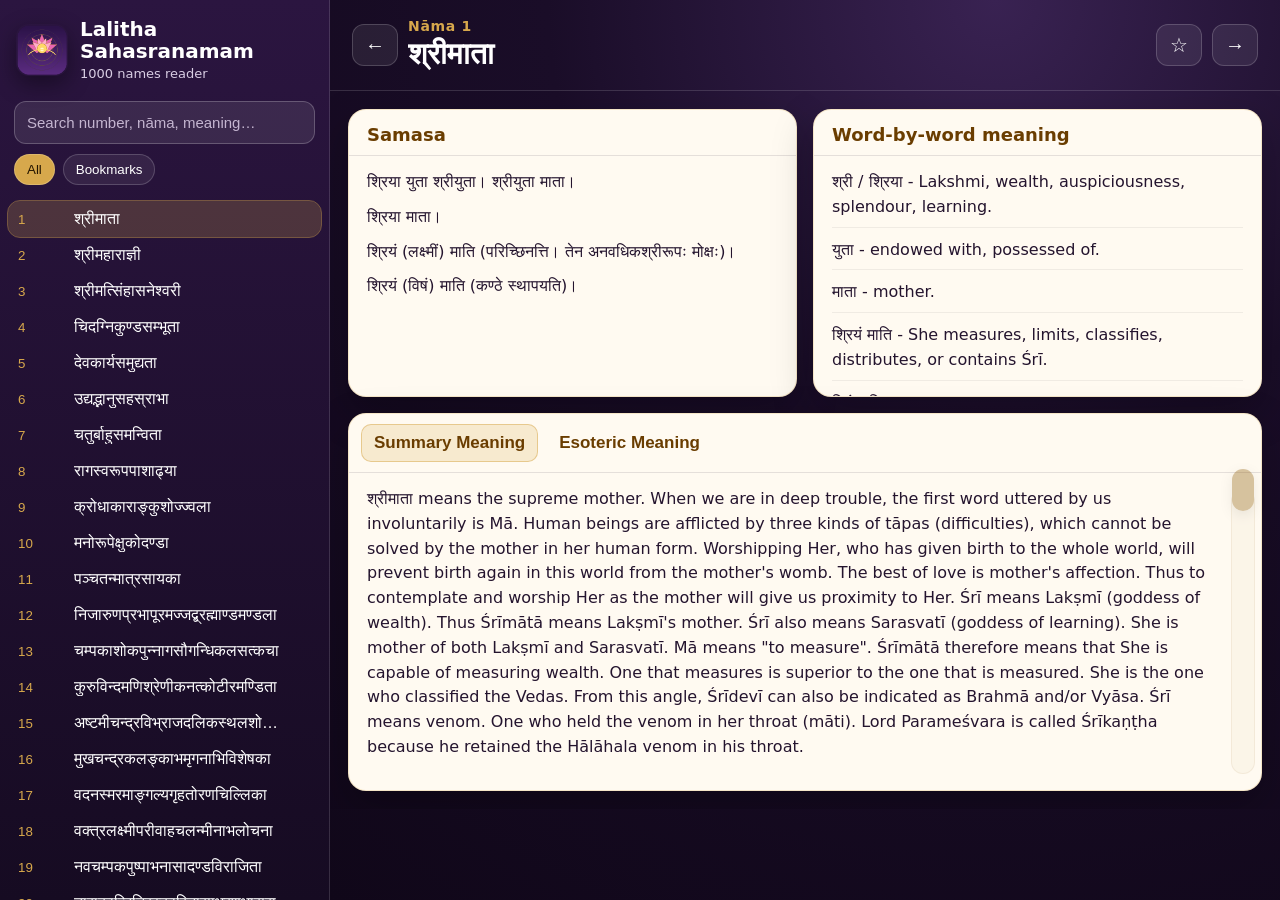
<file: index.html>
<!doctype html><html lang="en"><head><meta charset="utf-8"/><meta name="viewport" content="width=device-width, initial-scale=1, viewport-fit=cover"/><title>Lalitha Sahasranamam</title><meta name="theme-color" content="#3b1a5a"/><meta name="apple-mobile-web-app-capable" content="yes"/><meta name="apple-mobile-web-app-title" content="Lalitha"/><meta name="apple-mobile-web-app-status-bar-style" content="black-translucent"/><link rel="manifest" href="manifest.json"/><link rel="apple-touch-icon" href="icon-180.png"/><link rel="stylesheet" href="styles.css"/></head><body><div class="app-shell"><aside class="sidebar" aria-label="Nāma list"><div class="brand"><img src="icon-192.png" alt=""/><div><h1>Lalitha Sahasranamam</h1><p>1000 names reader</p></div></div><div class="search-wrap"><input id="search" type="search" placeholder="Search number, nāma, meaning…" autocomplete="off"/></div><div class="quick-row"><button id="showAll" class="chip active">All</button><button id="showBookmarks" class="chip">Bookmarks</button></div><nav id="nameList" class="name-list"></nav></aside><main class="reader"><header class="reader-header"><button id="prevBtn" title="Previous">←</button><div class="title-block"><div id="nameNumber" class="name-number">1</div><h2 id="nameTitle">श्रीमाता</h2></div><button id="bookmarkBtn" title="Bookmark">☆</button><button id="nextBtn" title="Next">→</button></header><section class="content-grid"><article class="card scroll-card" id="samasaCard"><h3>Samasa</h3><div id="samasa" class="card-content"></div></article><article class="card scroll-card" id="wordCard"><h3>Word-by-word meaning</h3><div id="wordByWord" class="card-content word-lines"></div></article><article class="card scroll-card summary-card" id="summaryCard"><div class="meaning-tabs" role="tablist" aria-label="Meaning view"><button id="summaryTab" class="meaning-tab active" type="button" role="tab" aria-selected="true">Summary Meaning</button><button id="esotericTab" class="meaning-tab" type="button" role="tab" aria-selected="false">Esoteric Meaning</button></div><div class="summary-scroll-wrap"><div id="summary" class="card-content"></div><div id="summaryScroll" class="summary-scroll-slider" role="slider" tabindex="0" aria-label="Scroll Meaning" aria-valuemin="0" aria-valuemax="1" aria-valuenow="0"><span id="summaryScrollThumb" class="summary-scroll-thumb"></span></div></div></article></section></main></div><script src="data.js"></script><script src="app.js"></script><script src="pwa.js"></script></body></html>
</file>
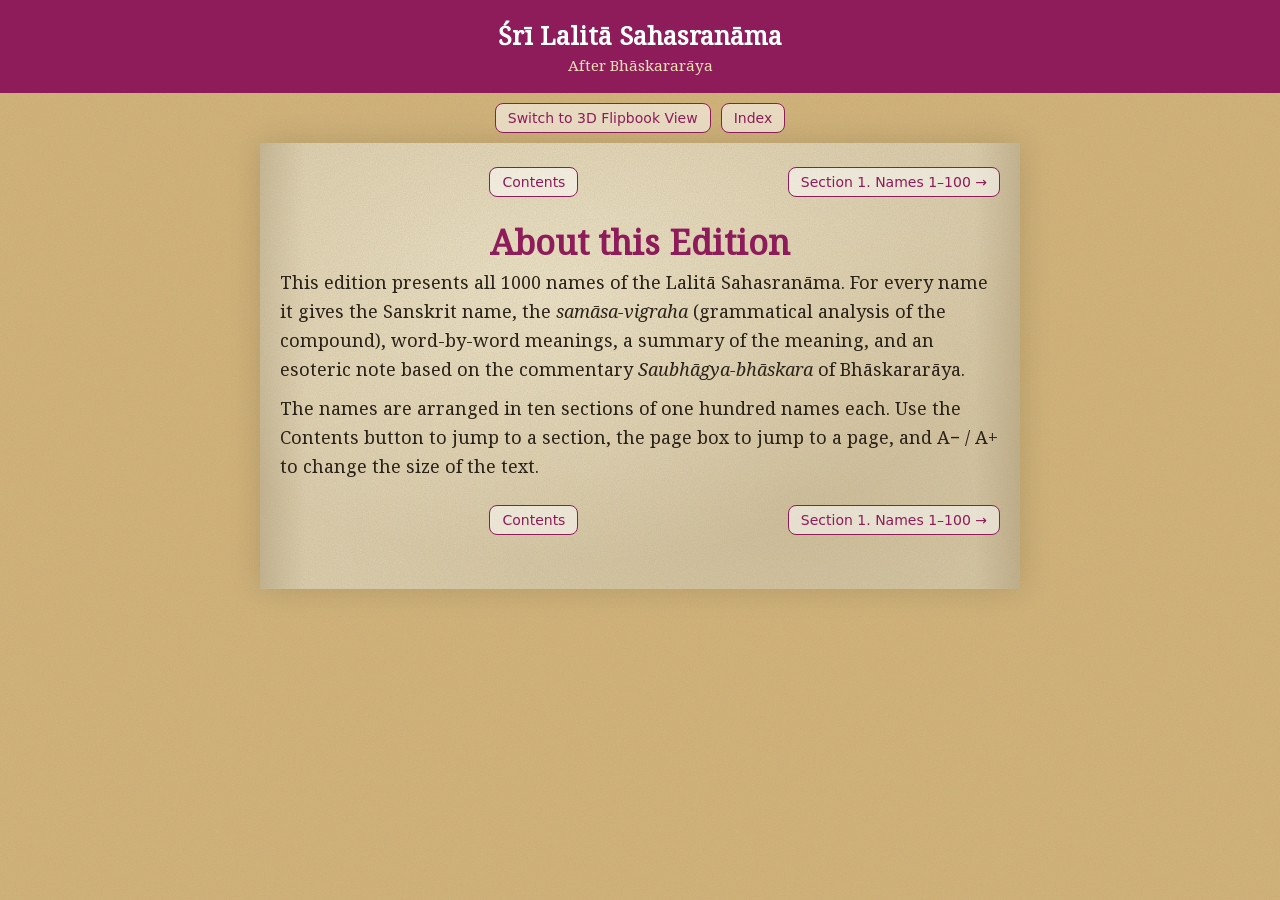
<file: book/about.html>
<!DOCTYPE html><html lang="en"><head><meta charset="utf-8"><meta name="viewport" content="width=device-width,initial-scale=1,viewport-fit=cover"><meta name="apple-mobile-web-app-capable" content="yes"><meta name="mobile-web-app-capable" content="yes"><meta name="apple-mobile-web-app-status-bar-style" content="black-translucent"><meta name="theme-color" content="#1c0f0a"><link rel="manifest" href="manifest.webmanifest"><link rel="apple-touch-icon" href="icon-180.png"><title>About this Edition — Śrī Lalitā Sahasranāma</title><style>@font-face{font-family:'Noto Serif';font-style:italic;font-weight:400;font-display:block;src:url(noto-serif-italic-latin-ext.woff2) format('woff2');unicode-range:U+0100-02BA, U+02BD-02C5, U+02C7-02CC, U+02CE-02D7, U+02DD-02FF, U+0304, U+0308, U+0329, U+1D00-1DBF, U+1E00-1E9F, U+1EF2-1EFF, U+2020, U+20A0-20AB, U+20AD-20C4, U+2113, U+2C60-2C7F, U+A720-A7FF}
@font-face{font-family:'Noto Serif';font-style:italic;font-weight:400;font-display:block;src:url(noto-serif-italic-latin.woff2) format('woff2');unicode-range:U+0000-00FF, U+0131, U+0152-0153, U+02BB-02BC, U+02C6, U+02DA, U+02DC, U+0304, U+0308, U+0329, U+2000-206F, U+20AC, U+2122, U+2191, U+2193, U+2212, U+2215, U+FEFF, U+FFFD}
@font-face{font-family:'Noto Serif';font-style:normal;font-weight:400;font-display:block;src:url(noto-serif-normal-latin-ext.woff2) format('woff2');unicode-range:U+0100-02BA, U+02BD-02C5, U+02C7-02CC, U+02CE-02D7, U+02DD-02FF, U+0304, U+0308, U+0329, U+1D00-1DBF, U+1E00-1E9F, U+1EF2-1EFF, U+2020, U+20A0-20AB, U+20AD-20C4, U+2113, U+2C60-2C7F, U+A720-A7FF}
@font-face{font-family:'Noto Serif';font-style:normal;font-weight:400;font-display:block;src:url(noto-serif-normal-latin.woff2) format('woff2');unicode-range:U+0000-00FF, U+0131, U+0152-0153, U+02BB-02BC, U+02C6, U+02DA, U+02DC, U+0304, U+0308, U+0329, U+2000-206F, U+20AC, U+2122, U+2191, U+2193, U+2212, U+2215, U+FEFF, U+FFFD}
@font-face{font-family:'Noto Serif Devanagari';font-style:normal;font-weight:400;font-display:block;src:url(noto-serif-devanagari-normal-devanagari.woff2) format('woff2');unicode-range:U+0900-097F, U+1CD0-1CF4, U+1CF7-1CF9, U+200C-200D, U+20A8, U+20B9, U+20F0, U+25CC, U+A830-A839, U+A8E0-A8FF, U+11B00-11B0A}
@font-face{font-family:'Noto Serif Devanagari';font-style:normal;font-weight:400;font-display:block;src:url(noto-serif-devanagari-normal-latin-ext.woff2) format('woff2');unicode-range:U+0100-02BA, U+02BD-02C5, U+02C7-02CC, U+02CE-02D7, U+02DD-02FF, U+0304, U+0308, U+0329, U+1D00-1DBF, U+1E00-1E9F, U+1EF2-1EFF, U+2020, U+20A0-20AB, U+20AD-20C4, U+2113, U+2C60-2C7F, U+A720-A7FF}
@font-face{font-family:'Noto Serif Devanagari';font-style:normal;font-weight:400;font-display:block;src:url(noto-serif-devanagari-normal-latin.woff2) format('woff2');unicode-range:U+0000-00FF, U+0131, U+0152-0153, U+02BB-02BC, U+02C6, U+02DA, U+02DC, U+0304, U+0308, U+0329, U+2000-206F, U+20AC, U+2122, U+2191, U+2193, U+2212, U+2215, U+FEFF, U+FFFD}</style><style>
:root{--accent:#8e1b5a;--gold:#d7a84c;--paper:#dccfb0;--ink:#2a2218;--fs:18px}
*{box-sizing:border-box}html,body{margin:0;height:100%}:root{--st:env(safe-area-inset-top,0px);--sb:env(safe-area-inset-bottom,0px)}
body{font-family:'Noto Serif','Georgia','Times New Roman',serif;color:var(--ink);background:#2a1a14}
.sk,.sk-line,.sk-verse,.w{font-family:'Noto Serif Devanagari','Kohinoor Devanagari','Devanagari Sangam MN','Sanskrit Text','Mangal',serif}
.book h1{font-size:1.9em;color:var(--accent);margin:.2em 0 .1em;text-align:center}
.book .sub{text-align:center;color:#6a4a22;margin:0 0 1em;font-style:italic}
.book .label{text-align:center;letter-spacing:.2em;text-transform:uppercase;font-size:.7em;color:#8a4a10;margin-top:0}
.book h2{color:var(--accent);font-size:1.5em;text-align:center}
.book h3{margin:.2em 0}.book h4{margin:.9em 0 .25em;color:var(--accent);font-size:.8em;letter-spacing:.12em;text-transform:uppercase;break-after:avoid}
.book p{margin:0 0 .6em;line-height:1.6;hyphens:auto}
.nama{border-top:1px solid #a98a52;padding-top:.8em;margin-top:1em}
.nama header{break-after:avoid}.no{color:#8a4a10;font-weight:700;font-size:.8em;letter-spacing:.1em}
.nama .sk{font-size:1.9em;color:var(--accent);font-weight:600}
.sk-line{font-size:1.1em;margin:.1em 0}.eso{font-size:.95em;color:#3b2410}
.verse{break-inside:avoid;margin:0 0 1.1em;padding-bottom:.6em;border-bottom:1px dotted #a98a52}
.vno{color:#8a4a10;font-weight:700;font-size:.75em;margin:0 0 .2em!important;letter-spacing:.1em}
.sk-verse{font-size:1.35em;line-height:1.75!important;color:#3a0f1c;margin:0 0 .5em!important}
.tr{font-style:italic}.note{font-size:.9em;color:#6a4a22;border-left:3px solid var(--gold);padding-left:.7em}
.wbw{border-collapse:collapse;width:100%;font-size:.85em;margin:.3em 0}.wbw td{padding:.15em .4em;vertical-align:top;border-bottom:1px solid #c9ad74}.wbw .w{width:38%;color:var(--accent)}
.titlepage{text-align:center;padding-top:18%}.titlepage .big{font-size:2.6em;color:var(--accent);margin:0}.titlepage .small{font-size:.85em;color:#6a4a22}
.cover{margin:0;height:100%;break-after:column}.cover svg{width:100%;height:100%;display:block}
.chap-head{break-before:column;padding-top:12%}.front-head{break-before:column}
.blank{break-after:column;height:100%}
.ix{display:flex;gap:.6em;align-items:baseline;color:inherit;text-decoration:none;padding:.2em .2em;border-bottom:1px dotted #a98a52;break-inside:avoid}
.ixg{display:flex;flex-wrap:wrap;gap:.15em .5em;margin-bottom:.8em}.ix.ixv{width:6.2em;padding:.15em .3em;flex:none;gap:.4em}.ix.ixv .ixn{width:auto;font-size:.85em}.ixh{margin:.8em 0 .3em;color:var(--accent);font-size:1em}.ix:hover{background:rgba(160,120,50,.18)}.ix .ixn{width:2.8em;color:#8a4a10;font-size:.8em}.ix .sk{flex:1;font-size:1.15em}.ix .ixp{font-size:.8em;color:#6a4a22}
.ixh{font-size:1.5em!important;margin:.8em 0 .2em!important;border-bottom:2px solid #a98a52;break-after:avoid;letter-spacing:0!important;text-transform:none!important}

body.std{background-color:#d3b47a;background-image:url("data:image/svg+xml,%3Csvg xmlns='http://www.w3.org/2000/svg' width='260' height='260'%3E%3Cfilter id='n'%3E%3CfeTurbulence type='fractalNoise' baseFrequency='.85' numOctaves='3' stitchTiles='stitch'/%3E%3CfeColorMatrix values='0 0 0 0 .42 0 0 0 0 .32 0 0 0 0 .16 0 0 0 .30 0'/%3E%3C/filter%3E%3Crect width='100%25' height='100%25' filter='url(%23n)'/%3E%3C/svg%3E");color:var(--ink);font-family:'Noto Serif',Georgia,serif;margin:0;font-size:18px}
.std header.site{background:var(--accent);color:#fff;padding:18px 20px;text-align:center}.std header.site a{color:#fff;text-decoration:none}
.std header.site h1{margin:0;font-size:1.4em;color:#fff}.std header.site p{margin:.2em 0 0;color:#f1dfb8;font-size:.85em}
.std nav.top{display:flex;gap:10px;justify-content:center;padding:10px;flex-wrap:wrap;font-family:system-ui,sans-serif;font-size:14px}
.std nav.top a,.std nav.pn a{color:var(--accent);text-decoration:none;border:1px solid var(--accent);border-radius:8px;padding:6px 12px;background:#fff8}
.std main{max-width:760px;margin:0 auto;padding:10px 20px 40px;background-color:#dccfb0;background-image:url("data:image/svg+xml,%3Csvg xmlns='http://www.w3.org/2000/svg' width='260' height='260'%3E%3Cfilter id='n'%3E%3CfeTurbulence type='fractalNoise' baseFrequency='.85' numOctaves='3' stitchTiles='stitch'/%3E%3CfeColorMatrix values='0 0 0 0 .42 0 0 0 0 .32 0 0 0 0 .16 0 0 0 .30 0'/%3E%3C/filter%3E%3Crect width='100%25' height='100%25' filter='url(%23n)'/%3E%3C/svg%3E"),radial-gradient(ellipse at 40% 35%,rgba(255,250,230,.55),rgba(255,250,230,0) 65%),radial-gradient(ellipse at 70% 80%,rgba(150,120,70,.18),rgba(150,120,70,0) 60%),linear-gradient(90deg,rgba(110,85,45,.22),rgba(110,85,45,0) 6%,rgba(110,85,45,0) 94%,rgba(110,85,45,.22));box-shadow:0 0 30px #0002}
.std nav.pn{display:flex;justify-content:space-between;gap:10px;padding:14px 0;font-family:system-ui,sans-serif;font-size:14px}
.std .toc{list-style:none;padding:0}.std .toc li{padding:10px 4px;border-bottom:1px solid #e0d2b0;display:flex;justify-content:space-between;gap:12px;flex-wrap:wrap}
.std .toc a{color:var(--accent);text-decoration:none;font-weight:600}.std .toc .sk{display:block;font-size:.9em;color:#6a4a22;font-weight:400}.std .toc .fl{font-family:system-ui,sans-serif;font-size:13px}
.std .cov{display:block;max-width:300px;margin:18px auto;box-shadow:0 8px 24px #0004}
@media print{.std header.site,.std nav{display:none}.std main{box-shadow:none;max-width:none}.nama,.verse{break-inside:avoid}}
</style></head><body class="std"><header class="site"><h1><a href="contents.html">Śrī Lalitā Sahasranāma</a></h1><p>After Bhāskararāya</p></header><nav class="top"><a href="index.html#about">Switch to 3D Flipbook View</a><a href="contents.html">Index</a></nav><main class="book"><nav class="pn"><span></span><a href="contents.html">Contents</a><a href="chapter_01.html">Section 1. Names 1–100 →</a></nav><h1>About this Edition</h1><p>This edition presents all 1000 names of the Lalitā Sahasranāma. For every name it gives the Sanskrit name, the <i>samāsa-vigraha</i> (grammatical analysis of the compound), word-by-word meanings, a summary of the meaning, and an esoteric note based on the commentary <i>Saubhāgya-bhāskara</i> of Bhāskararāya.</p><p>The names are arranged in ten sections of one hundred names each. Use the Contents button to jump to a section, the page box to jump to a page, and A− / A+ to change the size of the text.</p><nav class="pn"><span></span><a href="contents.html">Contents</a><a href="chapter_01.html">Section 1. Names 1–100 →</a></nav></main></body></html>
</file>
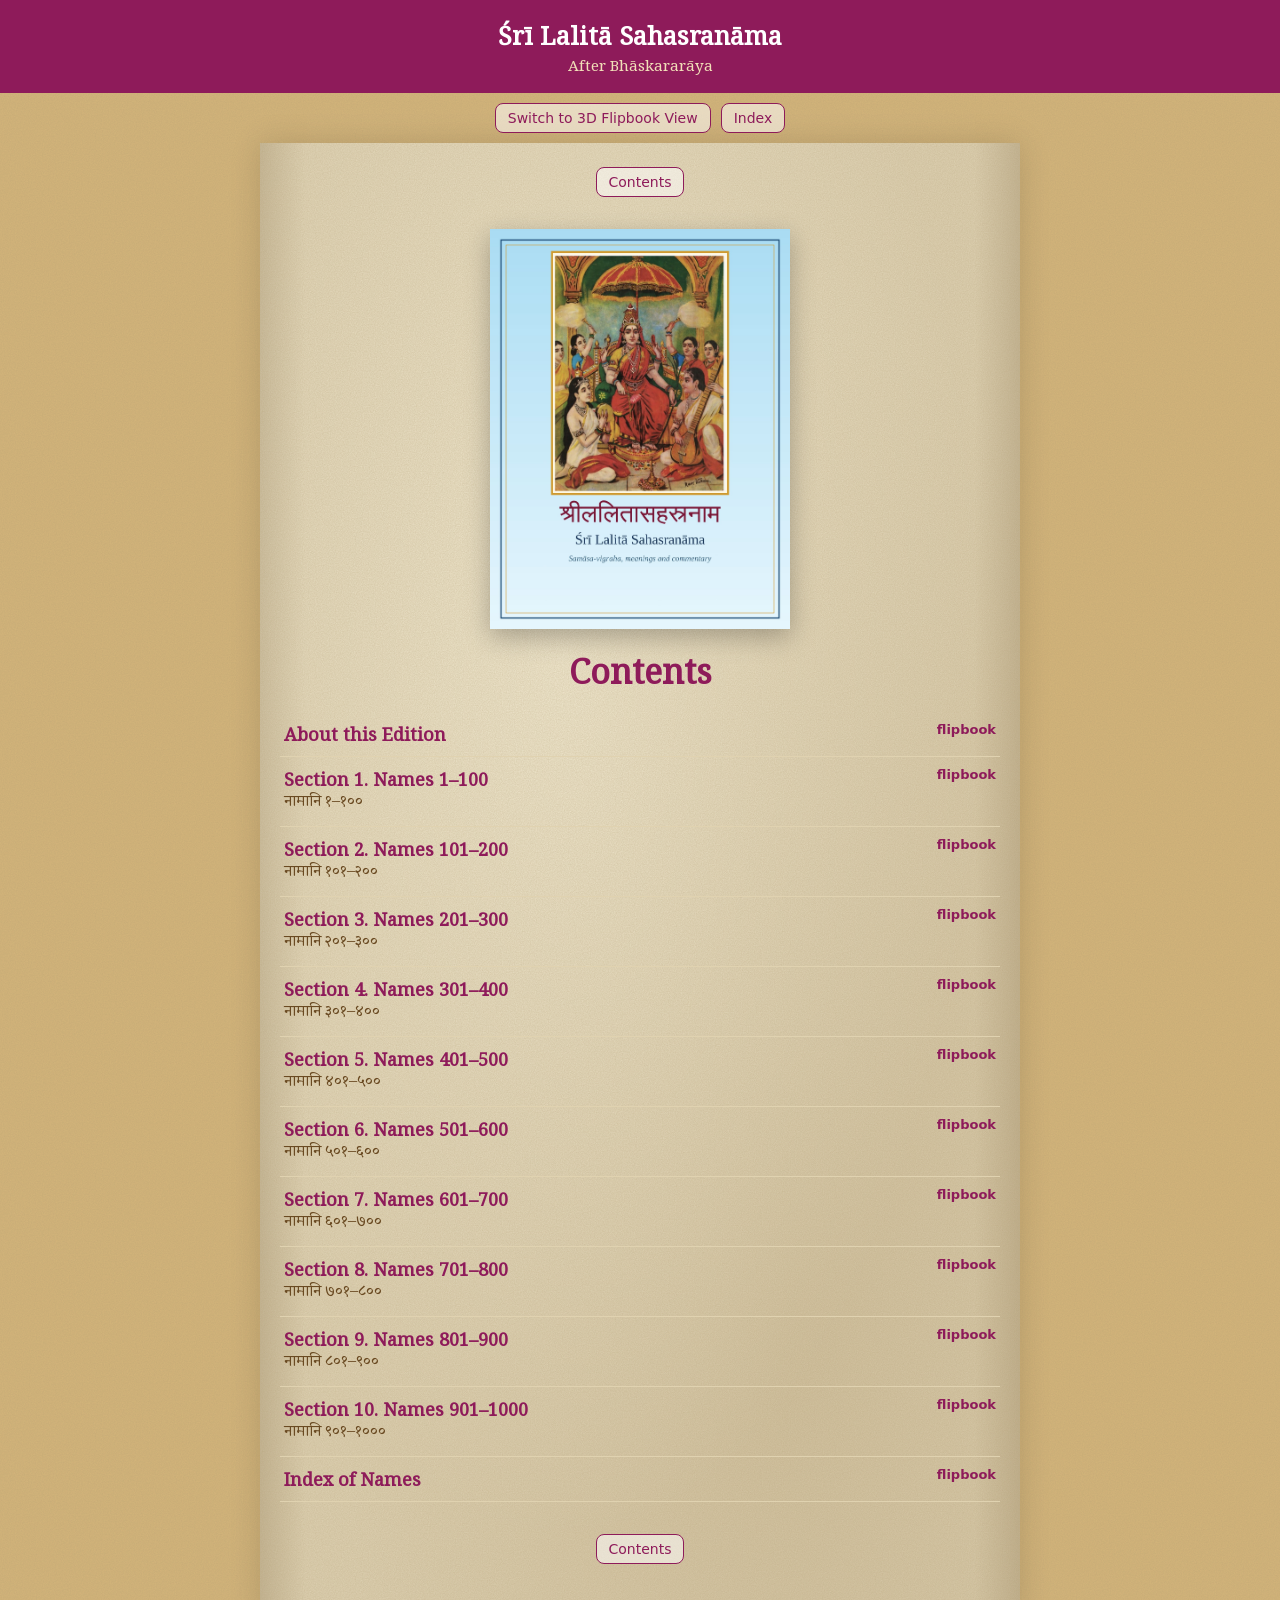
<file: book/contents.html>
<!DOCTYPE html><html lang="en"><head><meta charset="utf-8"><meta name="viewport" content="width=device-width,initial-scale=1,viewport-fit=cover"><meta name="apple-mobile-web-app-capable" content="yes"><meta name="mobile-web-app-capable" content="yes"><meta name="apple-mobile-web-app-status-bar-style" content="black-translucent"><meta name="theme-color" content="#1c0f0a"><link rel="manifest" href="manifest.webmanifest"><link rel="apple-touch-icon" href="icon-180.png"><title>Contents — Śrī Lalitā Sahasranāma</title><style>@font-face{font-family:'Noto Serif';font-style:italic;font-weight:400;font-display:block;src:url(noto-serif-italic-latin-ext.woff2) format('woff2');unicode-range:U+0100-02BA, U+02BD-02C5, U+02C7-02CC, U+02CE-02D7, U+02DD-02FF, U+0304, U+0308, U+0329, U+1D00-1DBF, U+1E00-1E9F, U+1EF2-1EFF, U+2020, U+20A0-20AB, U+20AD-20C4, U+2113, U+2C60-2C7F, U+A720-A7FF}
@font-face{font-family:'Noto Serif';font-style:italic;font-weight:400;font-display:block;src:url(noto-serif-italic-latin.woff2) format('woff2');unicode-range:U+0000-00FF, U+0131, U+0152-0153, U+02BB-02BC, U+02C6, U+02DA, U+02DC, U+0304, U+0308, U+0329, U+2000-206F, U+20AC, U+2122, U+2191, U+2193, U+2212, U+2215, U+FEFF, U+FFFD}
@font-face{font-family:'Noto Serif';font-style:normal;font-weight:400;font-display:block;src:url(noto-serif-normal-latin-ext.woff2) format('woff2');unicode-range:U+0100-02BA, U+02BD-02C5, U+02C7-02CC, U+02CE-02D7, U+02DD-02FF, U+0304, U+0308, U+0329, U+1D00-1DBF, U+1E00-1E9F, U+1EF2-1EFF, U+2020, U+20A0-20AB, U+20AD-20C4, U+2113, U+2C60-2C7F, U+A720-A7FF}
@font-face{font-family:'Noto Serif';font-style:normal;font-weight:400;font-display:block;src:url(noto-serif-normal-latin.woff2) format('woff2');unicode-range:U+0000-00FF, U+0131, U+0152-0153, U+02BB-02BC, U+02C6, U+02DA, U+02DC, U+0304, U+0308, U+0329, U+2000-206F, U+20AC, U+2122, U+2191, U+2193, U+2212, U+2215, U+FEFF, U+FFFD}
@font-face{font-family:'Noto Serif Devanagari';font-style:normal;font-weight:400;font-display:block;src:url(noto-serif-devanagari-normal-devanagari.woff2) format('woff2');unicode-range:U+0900-097F, U+1CD0-1CF4, U+1CF7-1CF9, U+200C-200D, U+20A8, U+20B9, U+20F0, U+25CC, U+A830-A839, U+A8E0-A8FF, U+11B00-11B0A}
@font-face{font-family:'Noto Serif Devanagari';font-style:normal;font-weight:400;font-display:block;src:url(noto-serif-devanagari-normal-latin-ext.woff2) format('woff2');unicode-range:U+0100-02BA, U+02BD-02C5, U+02C7-02CC, U+02CE-02D7, U+02DD-02FF, U+0304, U+0308, U+0329, U+1D00-1DBF, U+1E00-1E9F, U+1EF2-1EFF, U+2020, U+20A0-20AB, U+20AD-20C4, U+2113, U+2C60-2C7F, U+A720-A7FF}
@font-face{font-family:'Noto Serif Devanagari';font-style:normal;font-weight:400;font-display:block;src:url(noto-serif-devanagari-normal-latin.woff2) format('woff2');unicode-range:U+0000-00FF, U+0131, U+0152-0153, U+02BB-02BC, U+02C6, U+02DA, U+02DC, U+0304, U+0308, U+0329, U+2000-206F, U+20AC, U+2122, U+2191, U+2193, U+2212, U+2215, U+FEFF, U+FFFD}</style><style>
:root{--accent:#8e1b5a;--gold:#d7a84c;--paper:#dccfb0;--ink:#2a2218;--fs:18px}
*{box-sizing:border-box}html,body{margin:0;height:100%}:root{--st:env(safe-area-inset-top,0px);--sb:env(safe-area-inset-bottom,0px)}
body{font-family:'Noto Serif','Georgia','Times New Roman',serif;color:var(--ink);background:#2a1a14}
.sk,.sk-line,.sk-verse,.w{font-family:'Noto Serif Devanagari','Kohinoor Devanagari','Devanagari Sangam MN','Sanskrit Text','Mangal',serif}
.book h1{font-size:1.9em;color:var(--accent);margin:.2em 0 .1em;text-align:center}
.book .sub{text-align:center;color:#6a4a22;margin:0 0 1em;font-style:italic}
.book .label{text-align:center;letter-spacing:.2em;text-transform:uppercase;font-size:.7em;color:#8a4a10;margin-top:0}
.book h2{color:var(--accent);font-size:1.5em;text-align:center}
.book h3{margin:.2em 0}.book h4{margin:.9em 0 .25em;color:var(--accent);font-size:.8em;letter-spacing:.12em;text-transform:uppercase;break-after:avoid}
.book p{margin:0 0 .6em;line-height:1.6;hyphens:auto}
.nama{border-top:1px solid #a98a52;padding-top:.8em;margin-top:1em}
.nama header{break-after:avoid}.no{color:#8a4a10;font-weight:700;font-size:.8em;letter-spacing:.1em}
.nama .sk{font-size:1.9em;color:var(--accent);font-weight:600}
.sk-line{font-size:1.1em;margin:.1em 0}.eso{font-size:.95em;color:#3b2410}
.verse{break-inside:avoid;margin:0 0 1.1em;padding-bottom:.6em;border-bottom:1px dotted #a98a52}
.vno{color:#8a4a10;font-weight:700;font-size:.75em;margin:0 0 .2em!important;letter-spacing:.1em}
.sk-verse{font-size:1.35em;line-height:1.75!important;color:#3a0f1c;margin:0 0 .5em!important}
.tr{font-style:italic}.note{font-size:.9em;color:#6a4a22;border-left:3px solid var(--gold);padding-left:.7em}
.wbw{border-collapse:collapse;width:100%;font-size:.85em;margin:.3em 0}.wbw td{padding:.15em .4em;vertical-align:top;border-bottom:1px solid #c9ad74}.wbw .w{width:38%;color:var(--accent)}
.titlepage{text-align:center;padding-top:18%}.titlepage .big{font-size:2.6em;color:var(--accent);margin:0}.titlepage .small{font-size:.85em;color:#6a4a22}
.cover{margin:0;height:100%;break-after:column}.cover svg{width:100%;height:100%;display:block}
.chap-head{break-before:column;padding-top:12%}.front-head{break-before:column}
.blank{break-after:column;height:100%}
.ix{display:flex;gap:.6em;align-items:baseline;color:inherit;text-decoration:none;padding:.2em .2em;border-bottom:1px dotted #a98a52;break-inside:avoid}
.ixg{display:flex;flex-wrap:wrap;gap:.15em .5em;margin-bottom:.8em}.ix.ixv{width:6.2em;padding:.15em .3em;flex:none;gap:.4em}.ix.ixv .ixn{width:auto;font-size:.85em}.ixh{margin:.8em 0 .3em;color:var(--accent);font-size:1em}.ix:hover{background:rgba(160,120,50,.18)}.ix .ixn{width:2.8em;color:#8a4a10;font-size:.8em}.ix .sk{flex:1;font-size:1.15em}.ix .ixp{font-size:.8em;color:#6a4a22}
.ixh{font-size:1.5em!important;margin:.8em 0 .2em!important;border-bottom:2px solid #a98a52;break-after:avoid;letter-spacing:0!important;text-transform:none!important}

body.std{background-color:#d3b47a;background-image:url("data:image/svg+xml,%3Csvg xmlns='http://www.w3.org/2000/svg' width='260' height='260'%3E%3Cfilter id='n'%3E%3CfeTurbulence type='fractalNoise' baseFrequency='.85' numOctaves='3' stitchTiles='stitch'/%3E%3CfeColorMatrix values='0 0 0 0 .42 0 0 0 0 .32 0 0 0 0 .16 0 0 0 .30 0'/%3E%3C/filter%3E%3Crect width='100%25' height='100%25' filter='url(%23n)'/%3E%3C/svg%3E");color:var(--ink);font-family:'Noto Serif',Georgia,serif;margin:0;font-size:18px}
.std header.site{background:var(--accent);color:#fff;padding:18px 20px;text-align:center}.std header.site a{color:#fff;text-decoration:none}
.std header.site h1{margin:0;font-size:1.4em;color:#fff}.std header.site p{margin:.2em 0 0;color:#f1dfb8;font-size:.85em}
.std nav.top{display:flex;gap:10px;justify-content:center;padding:10px;flex-wrap:wrap;font-family:system-ui,sans-serif;font-size:14px}
.std nav.top a,.std nav.pn a{color:var(--accent);text-decoration:none;border:1px solid var(--accent);border-radius:8px;padding:6px 12px;background:#fff8}
.std main{max-width:760px;margin:0 auto;padding:10px 20px 40px;background-color:#dccfb0;background-image:url("data:image/svg+xml,%3Csvg xmlns='http://www.w3.org/2000/svg' width='260' height='260'%3E%3Cfilter id='n'%3E%3CfeTurbulence type='fractalNoise' baseFrequency='.85' numOctaves='3' stitchTiles='stitch'/%3E%3CfeColorMatrix values='0 0 0 0 .42 0 0 0 0 .32 0 0 0 0 .16 0 0 0 .30 0'/%3E%3C/filter%3E%3Crect width='100%25' height='100%25' filter='url(%23n)'/%3E%3C/svg%3E"),radial-gradient(ellipse at 40% 35%,rgba(255,250,230,.55),rgba(255,250,230,0) 65%),radial-gradient(ellipse at 70% 80%,rgba(150,120,70,.18),rgba(150,120,70,0) 60%),linear-gradient(90deg,rgba(110,85,45,.22),rgba(110,85,45,0) 6%,rgba(110,85,45,0) 94%,rgba(110,85,45,.22));box-shadow:0 0 30px #0002}
.std nav.pn{display:flex;justify-content:space-between;gap:10px;padding:14px 0;font-family:system-ui,sans-serif;font-size:14px}
.std .toc{list-style:none;padding:0}.std .toc li{padding:10px 4px;border-bottom:1px solid #e0d2b0;display:flex;justify-content:space-between;gap:12px;flex-wrap:wrap}
.std .toc a{color:var(--accent);text-decoration:none;font-weight:600}.std .toc .sk{display:block;font-size:.9em;color:#6a4a22;font-weight:400}.std .toc .fl{font-family:system-ui,sans-serif;font-size:13px}
.std .cov{display:block;max-width:300px;margin:18px auto;box-shadow:0 8px 24px #0004}
@media print{.std header.site,.std nav{display:none}.std main{box-shadow:none;max-width:none}.nama,.verse{break-inside:avoid}}
</style></head><body class="std"><header class="site"><h1><a href="contents.html">Śrī Lalitā Sahasranāma</a></h1><p>After Bhāskararāya</p></header><nav class="top"><a href="index.html">Switch to 3D Flipbook View</a><a href="contents.html">Index</a></nav><main class="book"><nav class="pn"><span></span><a href="contents.html">Contents</a><span></span></nav><img class="cov" src="cover.jpg" alt="Cover"><h1>Contents</h1><ul class="toc"><li><span><a href="about.html">About this Edition</a></span><a class="fl" href="index.html#about">flipbook</a></li><li><span><a href="chapter_01.html">Section 1. Names 1–100</a><span class="sk">नामानि १–१००</span></span><a class="fl" href="index.html#chapter_01">flipbook</a></li><li><span><a href="chapter_02.html">Section 2. Names 101–200</a><span class="sk">नामानि १०१–२००</span></span><a class="fl" href="index.html#chapter_02">flipbook</a></li><li><span><a href="chapter_03.html">Section 3. Names 201–300</a><span class="sk">नामानि २०१–३००</span></span><a class="fl" href="index.html#chapter_03">flipbook</a></li><li><span><a href="chapter_04.html">Section 4. Names 301–400</a><span class="sk">नामानि ३०१–४००</span></span><a class="fl" href="index.html#chapter_04">flipbook</a></li><li><span><a href="chapter_05.html">Section 5. Names 401–500</a><span class="sk">नामानि ४०१–५००</span></span><a class="fl" href="index.html#chapter_05">flipbook</a></li><li><span><a href="chapter_06.html">Section 6. Names 501–600</a><span class="sk">नामानि ५०१–६००</span></span><a class="fl" href="index.html#chapter_06">flipbook</a></li><li><span><a href="chapter_07.html">Section 7. Names 601–700</a><span class="sk">नामानि ६०१–७००</span></span><a class="fl" href="index.html#chapter_07">flipbook</a></li><li><span><a href="chapter_08.html">Section 8. Names 701–800</a><span class="sk">नामानि ७०१–८००</span></span><a class="fl" href="index.html#chapter_08">flipbook</a></li><li><span><a href="chapter_09.html">Section 9. Names 801–900</a><span class="sk">नामानि ८०१–९००</span></span><a class="fl" href="index.html#chapter_09">flipbook</a></li><li><span><a href="chapter_10.html">Section 10. Names 901–1000</a><span class="sk">नामानि ९०१–१०००</span></span><a class="fl" href="index.html#chapter_10">flipbook</a></li><li><span><a href="index_of_names.html">Index of Names</a></span><a class="fl" href="index.html#index_of_names">flipbook</a></li></ul><nav class="pn"><span></span><a href="contents.html">Contents</a><span></span></nav></main></body></html>
</file>
<file: styles.css>
*{box-sizing:border-box}:root{--bg:#160b22;--card:#fffaf1;--text:#24142e;--gold:#d7a84c;--line:rgba(255,255,255,.14)}body{margin:0;font-family:-apple-system,BlinkMacSystemFont,"Segoe UI",system-ui,sans-serif;background:var(--bg);color:white}.app-shell{height:100vh;display:grid;grid-template-columns:330px minmax(0,1fr);overflow:hidden}.sidebar{min-height:0;display:flex;flex-direction:column;background:linear-gradient(180deg,#2b1540,#160b22);border-right:1px solid var(--line)}.brand{display:flex;gap:12px;align-items:center;padding:18px 16px 10px}.brand img{width:52px;height:52px;border-radius:13px;box-shadow:0 8px 22px #0006}.brand h1{font-size:20px;margin:0;line-height:1.1}.brand p{margin:4px 0 0;color:#d8cde3;font-size:13px}.search-wrap{padding:10px 14px}#search{width:100%;border:1px solid #ffffff38;border-radius:12px;background:#ffffff17;color:white;padding:12px;font-size:15px;outline:none}#search::placeholder{color:#c4b5d0}.quick-row{display:flex;gap:8px;padding:0 14px 10px}.chip{border:1px solid #ffffff2e;background:#ffffff12;color:white;border-radius:999px;padding:7px 12px;cursor:pointer}.chip.active{background:var(--gold);color:#241500}.name-list{overflow-y:auto;min-height:0;padding:6px 8px 16px}.name-item{width:100%;display:grid;grid-template-columns:48px minmax(0,1fr) 22px;align-items:center;gap:8px;text-align:left;border:0;border-radius:12px;padding:9px 10px;color:white;background:transparent;cursor:pointer}.name-item:hover{background:#ffffff14}.name-item.active{background:#d7a84c38;outline:1px solid #d7a84c73}.name-item .num{color:var(--gold);font-variant-numeric:tabular-nums}.name-item .nm{white-space:nowrap;overflow:hidden;text-overflow:ellipsis;font-size:16px}.name-item .star{color:var(--gold)}.reader{min-width:0;height:100vh;overflow:hidden;display:flex;flex-direction:column;background:radial-gradient(circle at 70% 0%,#392252 0,#1a0d28 40%,#100719 100%)}.reader-header{flex:0 0 auto;display:grid;grid-template-columns:46px minmax(0,1fr) 46px 46px;gap:10px;align-items:center;padding:18px 22px;border-bottom:1px solid var(--line)}.reader-header button{height:42px;border-radius:12px;border:1px solid #ffffff2e;color:white;background:#ffffff14;font-size:20px;cursor:pointer}.title-block{min-width:0}.name-number{color:var(--gold);font-size:14px;font-weight:700;letter-spacing:.05em}h2{margin:2px 0 0;font-size:30px;font-weight:650;white-space:nowrap;overflow:hidden;text-overflow:ellipsis}.content-grid{min-height:0;overflow:hidden;padding:18px;display:grid;grid-template-columns:1fr 1fr;grid-template-rows:minmax(180px,32vh) minmax(0,1fr);gap:16px}.card{min-height:0;background:var(--card);color:var(--text);border-radius:18px;box-shadow:0 16px 40px #00000040;border:1px solid #d7a84c40;display:flex;flex-direction:column}.card h3{flex:0 0 auto;margin:0;padding:14px 18px 10px;color:#6a3d00;font-size:18px;border-bottom:1px solid #2d19371f}.meaning-tabs{flex:0 0 auto;display:flex;gap:8px;padding:10px 12px;border-bottom:1px solid #2d19371f}.meaning-tab{border:1px solid transparent;background:transparent;color:#6a3d00;border-radius:10px;padding:8px 12px;font-size:17px;font-weight:700;cursor:pointer}.meaning-tab.active{background:#d7a84c33;border-color:#d7a84c80}.card-content{overflow-y:auto;padding:14px 18px 20px;line-height:1.55;font-size:16px}.summary-card{grid-column:1/-1}.summary-scroll-wrap{min-height:0;display:grid;grid-template-columns:minmax(0,1fr) 36px;flex:1}.summary-scroll-wrap .card-content{min-height:0;scrollbar-width:none;-ms-overflow-style:none}.summary-scroll-wrap .card-content::-webkit-scrollbar{width:0;height:0}.summary-scroll-slider{position:relative;align-self:stretch;justify-self:center;width:24px;margin:16px 6px;border-radius:999px;background:#e7d8b966;border:1px solid #8d5b0738;cursor:pointer;touch-action:none}.summary-scroll-slider:focus-visible{outline:3px solid #8d5b0755;outline-offset:2px}.summary-scroll-slider.disabled{opacity:.35;cursor:default}.summary-scroll-thumb{position:absolute;left:50%;top:0;width:22px;height:42px;border-radius:999px;background:#8d5b07;box-shadow:0 4px 12px #0003;transform:translate(-50%,-50%)}.card-content p{margin:0 0 10px}.esoteric-block{margin-top:16px;padding-top:14px;border-top:1px solid #8d5b0730}.esoteric-block h4{margin:0 0 10px;color:#6a3d00;font-size:17px}.word-lines p{border-bottom:1px solid #0000000f;padding-bottom:7px}@media(max-width:800px){.app-shell{display:block;height:auto;min-height:100vh;overflow:auto}.sidebar{height:44vh;border-right:0;border-bottom:1px solid var(--line)}.reader{height:auto;min-height:56vh;overflow:visible}.reader-header{grid-template-columns:42px minmax(0,1fr) 42px 42px;padding:12px;position:sticky;top:0;z-index:2;background:#1a0d28}h2{font-size:22px}.content-grid{display:block;overflow:visible;padding:12px}.card{margin-bottom:12px;max-height:48vh}.summary-card{max-height:60vh}.summary-scroll-wrap{grid-template-columns:minmax(0,1fr) 44px}.summary-scroll-slider{width:28px;margin:16px 8px}.summary-scroll-thumb{width:26px;height:48px}}
</file>
